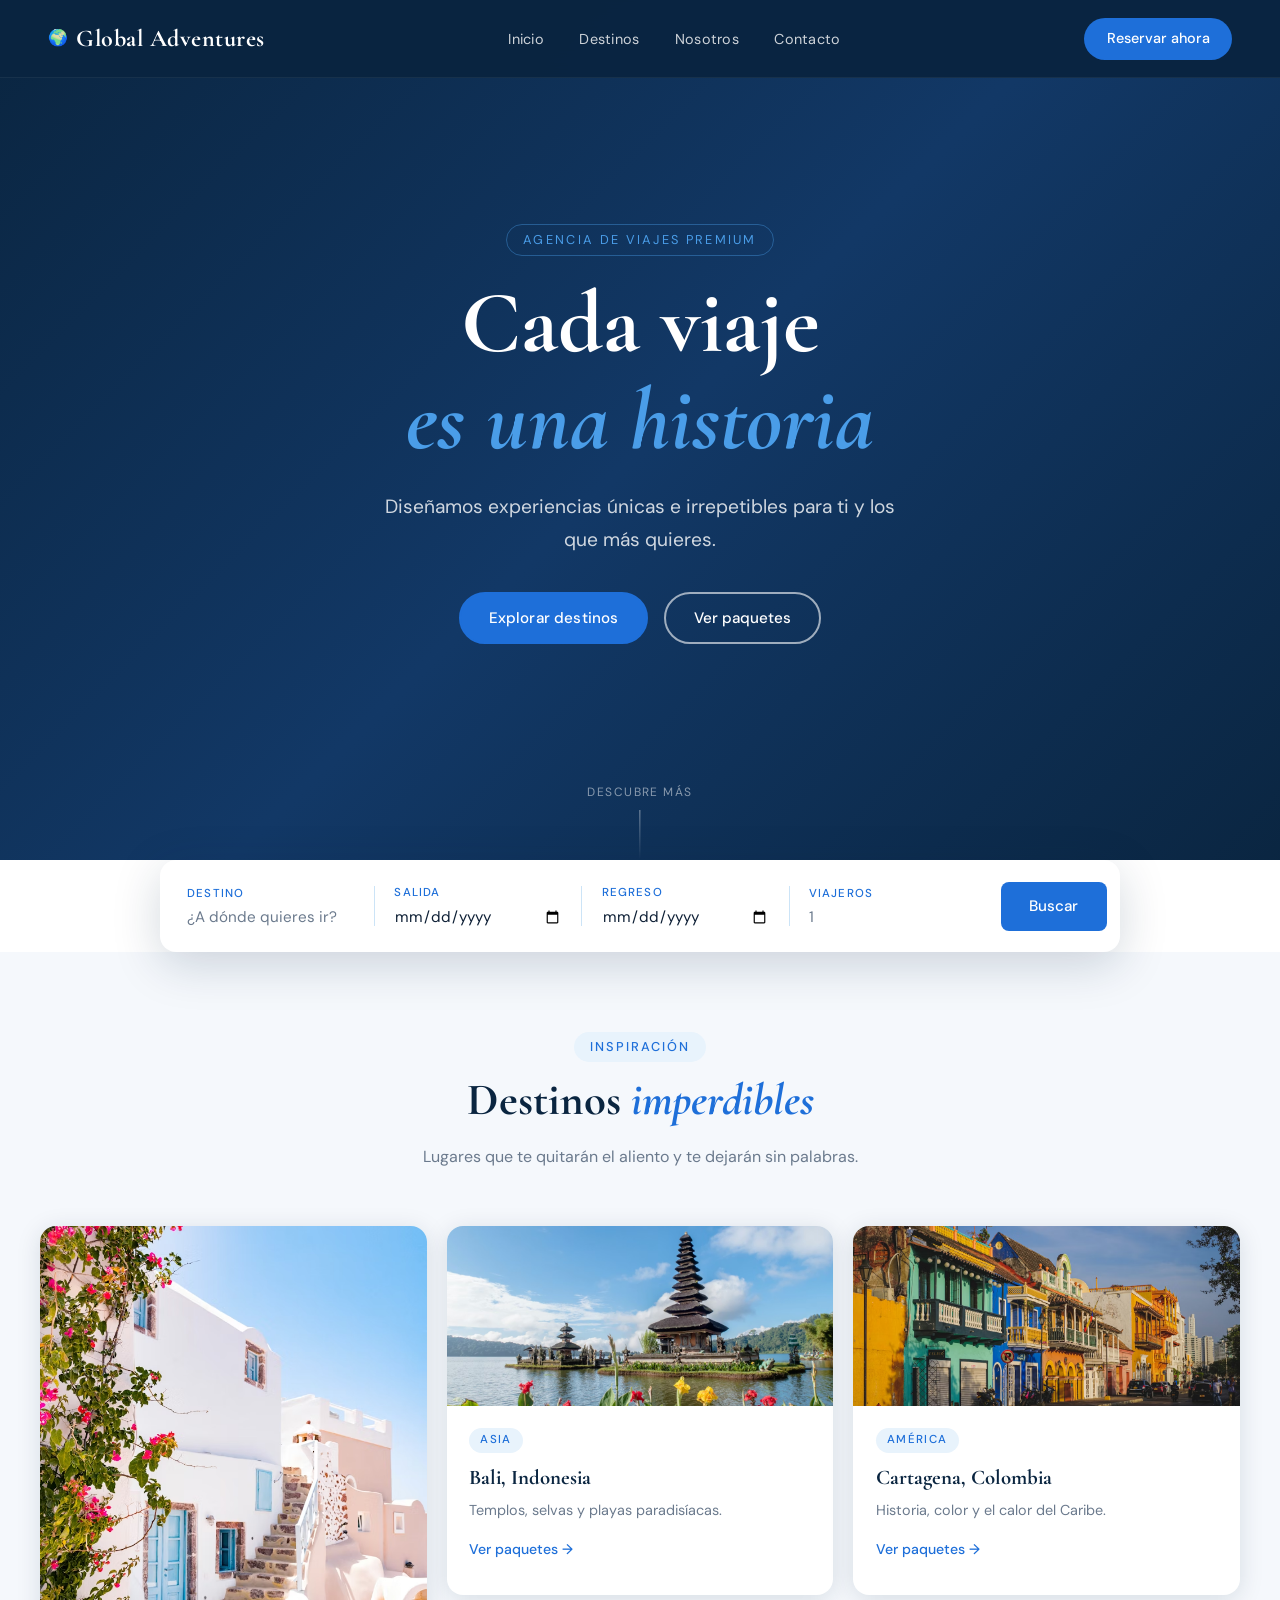
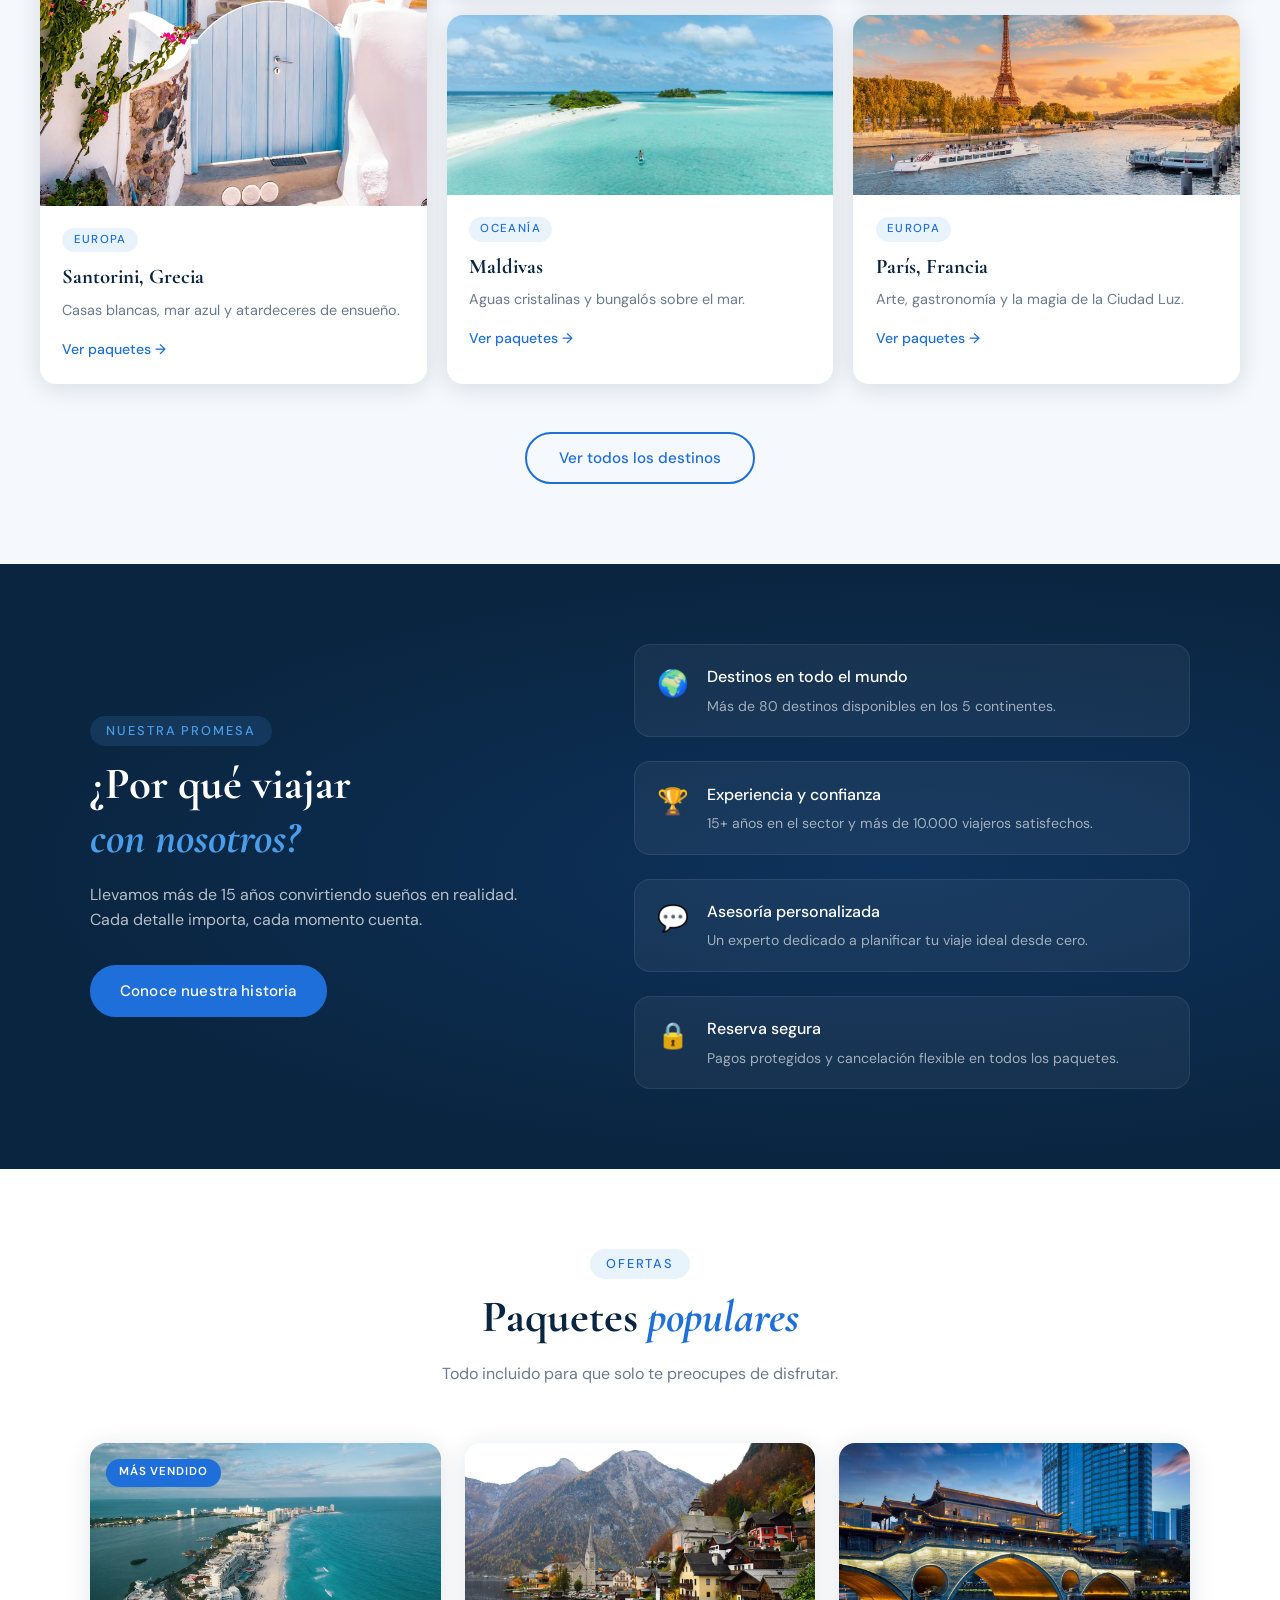
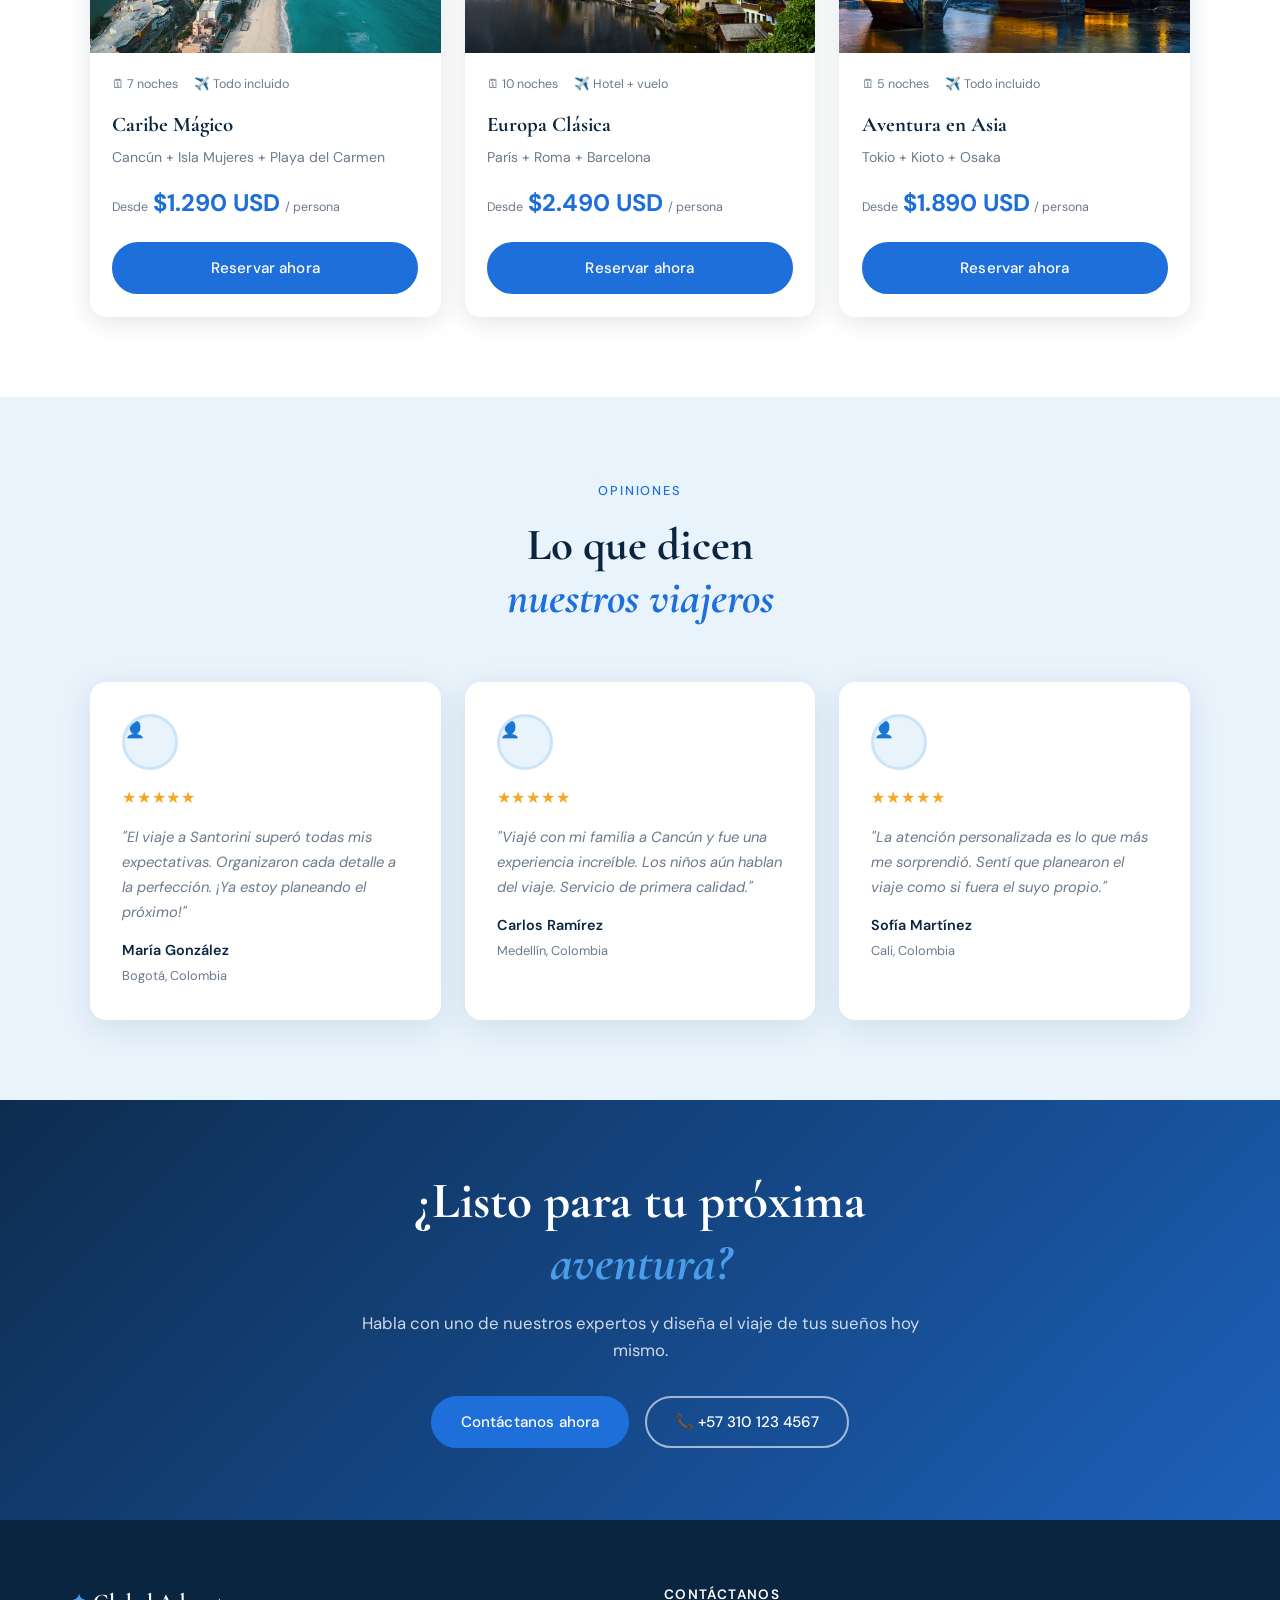
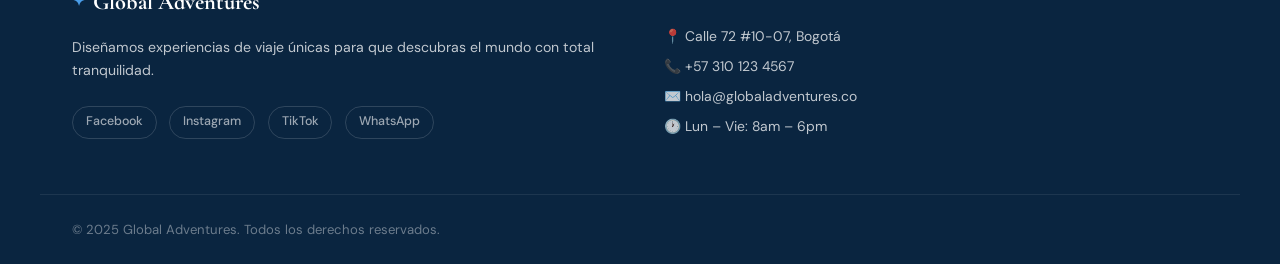
<file: index.html>
<!DOCTYPE html>
<html lang="es">
<head>
  <meta charset="UTF-8" />
  <meta name="viewport" content="width=device-width, initial-scale=1.0"/>
  <title>Global Adventures</title>
  <link rel="preconnect" href="https://fonts.googleapis.com">
  <link rel="preconnect" href="https://fonts.gstatic.com" crossorigin>
  <link href="https://fonts.googleapis.com/css2?family=Cormorant+Garamond:ital,wght@0,400;0,600;0,700;1,400&family=DM+Sans:wght@300;400;500&display=swap" rel="stylesheet">
  <link rel="stylesheet" href="./Css/index.css" />
</head>
<body>

  <!-- ===== NAVBAR ===== -->
  <nav class="navbar">
    <div class="nav-logo">
      <span class="logo-icon">🌍</span>
      <span class="logo-text">Global Adventures</span>
    </div>
    <ul class="nav-links">
      <li><a href="./index.html">Inicio</a></li>
      <li><a href="./destinos.html">Destinos</a></li>
      <li><a href="./nosotros.html">Nosotros</a></li>
      <li><a href="./contactos.html">Contacto</a></li>
    </ul>
    <a href="#" class="btn-nav">Reservar ahora</a>
    <button class="hamburger" onclick="toggleMenu()" aria-label="Menú">&#9776;</button>
  </nav>

<!-- MENÚ MÓVIL -->
  <div class="mobile-menu" id="mobileMenu">
    <a href="./index.html">Inicio</a>
    <a href="./destinos.html">Destinos</a>
    <a href="./nosotros.html">Nosotros</a>
    <a href="./contactos.html">Contacto</a>
    <a href="./contactos.html" class="btn-reservar-mobile">Reservar ahora</a>
  </div>

  <!-- ===== HERO ===== -->
  <header class="hero" style="background-image: url('https://images.unsplash.com/photo-1501785888041-af3ef285b470?q=80&w=1170&auto=format&fit=crop');">
    <div class="hero-overlay"></div>
    <div class="hero-content">
      <p class="hero-tag">Agencia de Viajes Premium</p>
      <h1 class="hero-title">Cada viaje <br><em>es una historia</em></h1>
      <p class="hero-sub">Diseñamos experiencias únicas e irrepetibles para ti y los que más quieres.</p>
      <div class="hero-actions">
        <a href="./destinos.html" class="btn-primary">Explorar destinos</a>
        <a href="./destinos.html" class="btn-ghost">Ver paquetes</a>
      </div>
    </div>
    <div class="hero-scroll">
      <span>Descubre más</span>
      <div class="scroll-line"></div>
    </div>
  </header>

  <!-- ===== BUSCADOR ===== -->
  <section class="search-bar">
    <div class="search-container">
      <div class="search-group">
        <label>Destino</label>
        <input type="text" placeholder="¿A dónde quieres ir?" />
      </div>
      <div class="search-divider"></div>
      <div class="search-group">
        <label>Salida</label>
        <input type="date" />
      </div>
      <div class="search-divider"></div>
      <div class="search-group">
        <label>Regreso</label>
        <input type="date" />
      </div>
      <div class="search-divider"></div>
      <div class="search-group">
        <label>Viajeros</label>
        <input type="number" placeholder="1" min="1" />
      </div>
      <button class="btn-search">Buscar</button>
    </div>
  </section>

  <!-- ===== DESTINOS DESTACADOS ===== -->
  <section class="section destinations">
    <div class="section-header">
      <p class="section-tag">Inspiración</p>
      <h2 class="section-title">Destinos <em>imperdibles</em></h2>
      <p class="section-sub">Lugares que te quitarán el aliento y te dejarán sin palabras.</p>
    </div>
    <div class="destinations-grid">

      <div class="dest-card dest-card--large">
        <div class="dest-img">
          <img src="./Img/photo-1533104816931-20fa691ff6ca.avif" alt="Santorini, Grecia">
        </div>
        <div class="dest-info">
          <span class="dest-tag">Europa</span>
          <h3>Santorini, Grecia</h3>
          <p>Casas blancas, mar azul y atardeceres de ensueño.</p>
          <a href="./destinos.html" class="dest-link">Ver paquetes →</a>
        </div>
      </div>

      <div class="dest-card">
        <div class="dest-img">
          <img src="./Img/imagen bali.avif" alt="Bali, Indonesia">
        </div>
        <div class="dest-info">
          <span class="dest-tag">Asia</span>
          <h3>Bali, Indonesia</h3>
          <p>Templos, selvas y playas paradisíacas.</p>
          <a href="./destinos.html" class="dest-link">Ver paquetes →</a>
        </div>
      </div>

      <div class="dest-card">
        <div class="dest-img">
          <img src="./Img/cartagena.avif" alt="Cartagena, Colombia">
        </div>
        <div class="dest-info">
          <span class="dest-tag">América</span>
          <h3>Cartagena, Colombia</h3>
          <p>Historia, color y el calor del Caribe.</p>
          <a href="./destinos.html" class="dest-link">Ver paquetes →</a>
        </div>
      </div>

      <div class="dest-card">
        <div class="dest-img">
          <img src="./Img/maldivas.avif" alt="Maldivas">
        </div>
        <div class="dest-info">
          <span class="dest-tag">Oceanía</span>
          <h3>Maldivas</h3>
          <p>Aguas cristalinas y bungalós sobre el mar.</p>
          <a href="./destinos.html" class="dest-link">Ver paquetes →</a>
        </div>
      </div>

      <div class="dest-card">
        <div class="dest-img">
          <img src="./Img/francia.avif" alt="Paris, Francia">
        </div>
        <div class="dest-info">
          <span class="dest-tag">Europa</span>
          <h3>París, Francia</h3>
          <p>Arte, gastronomía y la magia de la Ciudad Luz.</p>
          <a href="./destinos.html" class="dest-link">Ver paquetes →</a>
        </div>
      </div>

    </div>
    <div class="section-cta">
      <a href="./destinos.html" class="btn-outline">Ver todos los destinos</a>
    </div>
  </section>

  <!-- ===== POR QUÉ ELEGIRNOS ===== -->
  <section class="section why-us">
    <div class="why-bg"></div>
    <div class="why-content">
      <div class="why-text">
        <p class="section-tag">Nuestra promesa</p>
        <h2 class="section-title">¿Por qué viajar<br><em>con nosotros?</em></h2>
        <p class="why-desc">Llevamos más de 15 años convirtiendo sueños en realidad. Cada detalle importa, cada momento cuenta.</p>
        <a href="./nosotros.html" class="btn-primary">Conoce nuestra historia</a>
      </div>
      <div class="why-features">
        <div class="feature-item">
          <div class="feature-icon">🌍</div>
          <div>
            <h4>Destinos en todo el mundo</h4>
            <p>Más de 80 destinos disponibles en los 5 continentes.</p>
          </div>
        </div>
        <div class="feature-item">
          <div class="feature-icon">🏆</div>
          <div>
            <h4>Experiencia y confianza</h4>
            <p>15+ años en el sector y más de 10.000 viajeros satisfechos.</p>
          </div>
        </div>
        <div class="feature-item">
          <div class="feature-icon">💬</div>
          <div>
            <h4>Asesoría personalizada</h4>
            <p>Un experto dedicado a planificar tu viaje ideal desde cero.</p>
          </div>
        </div>
        <div class="feature-item">
          <div class="feature-icon">🔒</div>
          <div>
            <h4>Reserva segura</h4>
            <p>Pagos protegidos y cancelación flexible en todos los paquetes.</p>
          </div>
        </div>
      </div>
    </div>
  </section>

  <!-- ===== PAQUETES POPULARES ===== -->
  <section class="section packages">
    <div class="section-header">
      <p class="section-tag">Ofertas</p>
      <h2 class="section-title">Paquetes <em>populares</em></h2>
      <p class="section-sub">Todo incluido para que solo te preocupes de disfrutar.</p>
    </div>
    <div class="packages-grid">

      <div class="pkg-card">
        <div class="pkg-img">
          <img src="./Img/cancun.avif" alt="Paquete Caribe">
        </div>
        <div class="pkg-badge">Más vendido</div>
        <div class="pkg-info">
          <div class="pkg-meta">
            <span>🗓 7 noches</span>
            <span>✈️ Todo incluido</span>
          </div>
          <h3>Caribe Mágico</h3>
          <p>Cancún + Isla Mujeres + Playa del Carmen</p>
          <div class="pkg-price">
            <span class="price-from">Desde</span>
            <span class="price-amount">$1.290 USD</span>
            <span class="price-per">/ persona</span>
          </div>
          <a href="./contactos.html" class="btn-primary btn-full">Reservar ahora</a>
        </div>
      </div>

      <div class="pkg-card">
        <div class="pkg-img">
          <img src="./Img/europa.avif" alt="Paquete Europa">
        </div>
        <div class="pkg-info">
          <div class="pkg-meta">
            <span>🗓 10 noches</span>
            <span>✈️ Hotel + vuelo</span>
          </div>
          <h3>Europa Clásica</h3>
          <p>París + Roma + Barcelona</p>
          <div class="pkg-price">
            <span class="price-from">Desde</span>
            <span class="price-amount">$2.490 USD</span>
            <span class="price-per">/ persona</span>
          </div>
          <a href="./contactos.html" class="btn-primary btn-full">Reservar ahora</a>
        </div>
      </div>

      <div class="pkg-card">
        <div class="pkg-img">
          <img src="./Img/asia.avif" alt="Paquete Asia">
        </div>
        <div class="pkg-info">
          <div class="pkg-meta">
            <span>🗓 5 noches</span>
            <span>✈️ Todo incluido</span>
          </div>
          <h3>Aventura en Asia</h3>
          <p>Tokio + Kioto + Osaka</p>
          <div class="pkg-price">
            <span class="price-from">Desde</span>
            <span class="price-amount">$1.890 USD</span>
            <span class="price-per">/ persona</span>
          </div>
          <a href="./contactos.html" class="btn-primary btn-full">Reservar ahora</a>
        </div>
      </div>

    </div>
  </section>

  <!-- ===== TESTIMONIOS ===== -->
  <section class="section testimonials">
    <div class="section-header">
      <p class="section-tag">Opiniones</p>
      <h2 class="section-title">Lo que dicen<br><em>nuestros viajeros</em></h2>
    </div>
    <div class="testimonials-grid">

      <div class="testi-card">
        <div class="testi-avatar">
          <span>👤</span>
        </div>
        <div class="testi-stars">★★★★★</div>
        <p class="testi-text">"El viaje a Santorini superó todas mis expectativas. Organizaron cada detalle a la perfección. ¡Ya estoy planeando el próximo!"</p>
        <div class="testi-author">
          <strong>María González</strong>
          <span>Bogotá, Colombia</span>
        </div>
      </div>

      <div class="testi-card">
        <div class="testi-avatar">
          <span>👤</span>
        </div>
        <div class="testi-stars">★★★★★</div>
        <p class="testi-text">"Viajé con mi familia a Cancún y fue una experiencia increíble. Los niños aún hablan del viaje. Servicio de primera calidad."</p>
        <div class="testi-author">
          <strong>Carlos Ramírez</strong>
          <span>Medellín, Colombia</span>
        </div>
      </div>

      <div class="testi-card">
        <div class="testi-avatar">
          <span>👤</span>
        </div>
        <div class="testi-stars">★★★★★</div>
        <p class="testi-text">"La atención personalizada es lo que más me sorprendió. Sentí que planearon el viaje como si fuera el suyo propio."</p>
        <div class="testi-author">
          <strong>Sofía Martínez</strong>
          <span>Cali, Colombia</span>
        </div>
      </div>

    </div>
  </section>

  <!-- ===== BANNER CTA ===== -->
  <section class="cta-banner">
    <div class="cta-overlay"></div>
    <div class="cta-content">
      <h2>¿Listo para tu próxima<br><em>aventura?</em></h2>
      <p>Habla con uno de nuestros expertos y diseña el viaje de tus sueños hoy mismo.</p>
      <div class="cta-actions">
        <a href="./contactos.html" class="btn-primary">Contáctanos ahora</a>
        <a href="tel:+57300000000" class="btn-ghost">📞 +57 310 123 4567</a>
      </div>
    </div>
  </section>

  <!-- ===== FOOTER ===== -->
  <footer class="footer">
    <div class="footer-top">
      <div class="footer-brand">
        <div class="footer-logo">
          <span class="logo-icon">✦</span>
          <span class="logo-text">Global Adventures</span>
        </div>
        <p>Diseñamos experiencias de viaje únicas para que descubras el mundo con total tranquilidad.</p>
        <div class="footer-social">
          <a href="#">Facebook</a>
          <a href="#">Instagram</a>
          <a href="#">TikTok</a>
          <a href="#">WhatsApp</a>
        </div>
      </div>
      <div class="footer-contact">
        <h4>Contáctanos</h4>
        <p>📍 Calle 72 #10-07, Bogotá</p>
        <p>📞 +57 310 123 4567</p>
        <p>✉️ hola@globaladventures.co</p>
        <p>🕐 Lun – Vie: 8am – 6pm</p>
      </div>
    </div>
    <div class="footer-bottom">
      <p>© 2025 Global Adventures. Todos los derechos reservados.</p>
    </div>
  </footer>

    <script>
    window.addEventListener('scroll', () => {
      document.getElementById('navbar').classList.toggle('scrolled', window.scrollY > 50);
    });
    function toggleMenu() {
      document.getElementById('mobileMenu').classList.toggle('open');
    }
  </script>

</body>
</html>
</file>
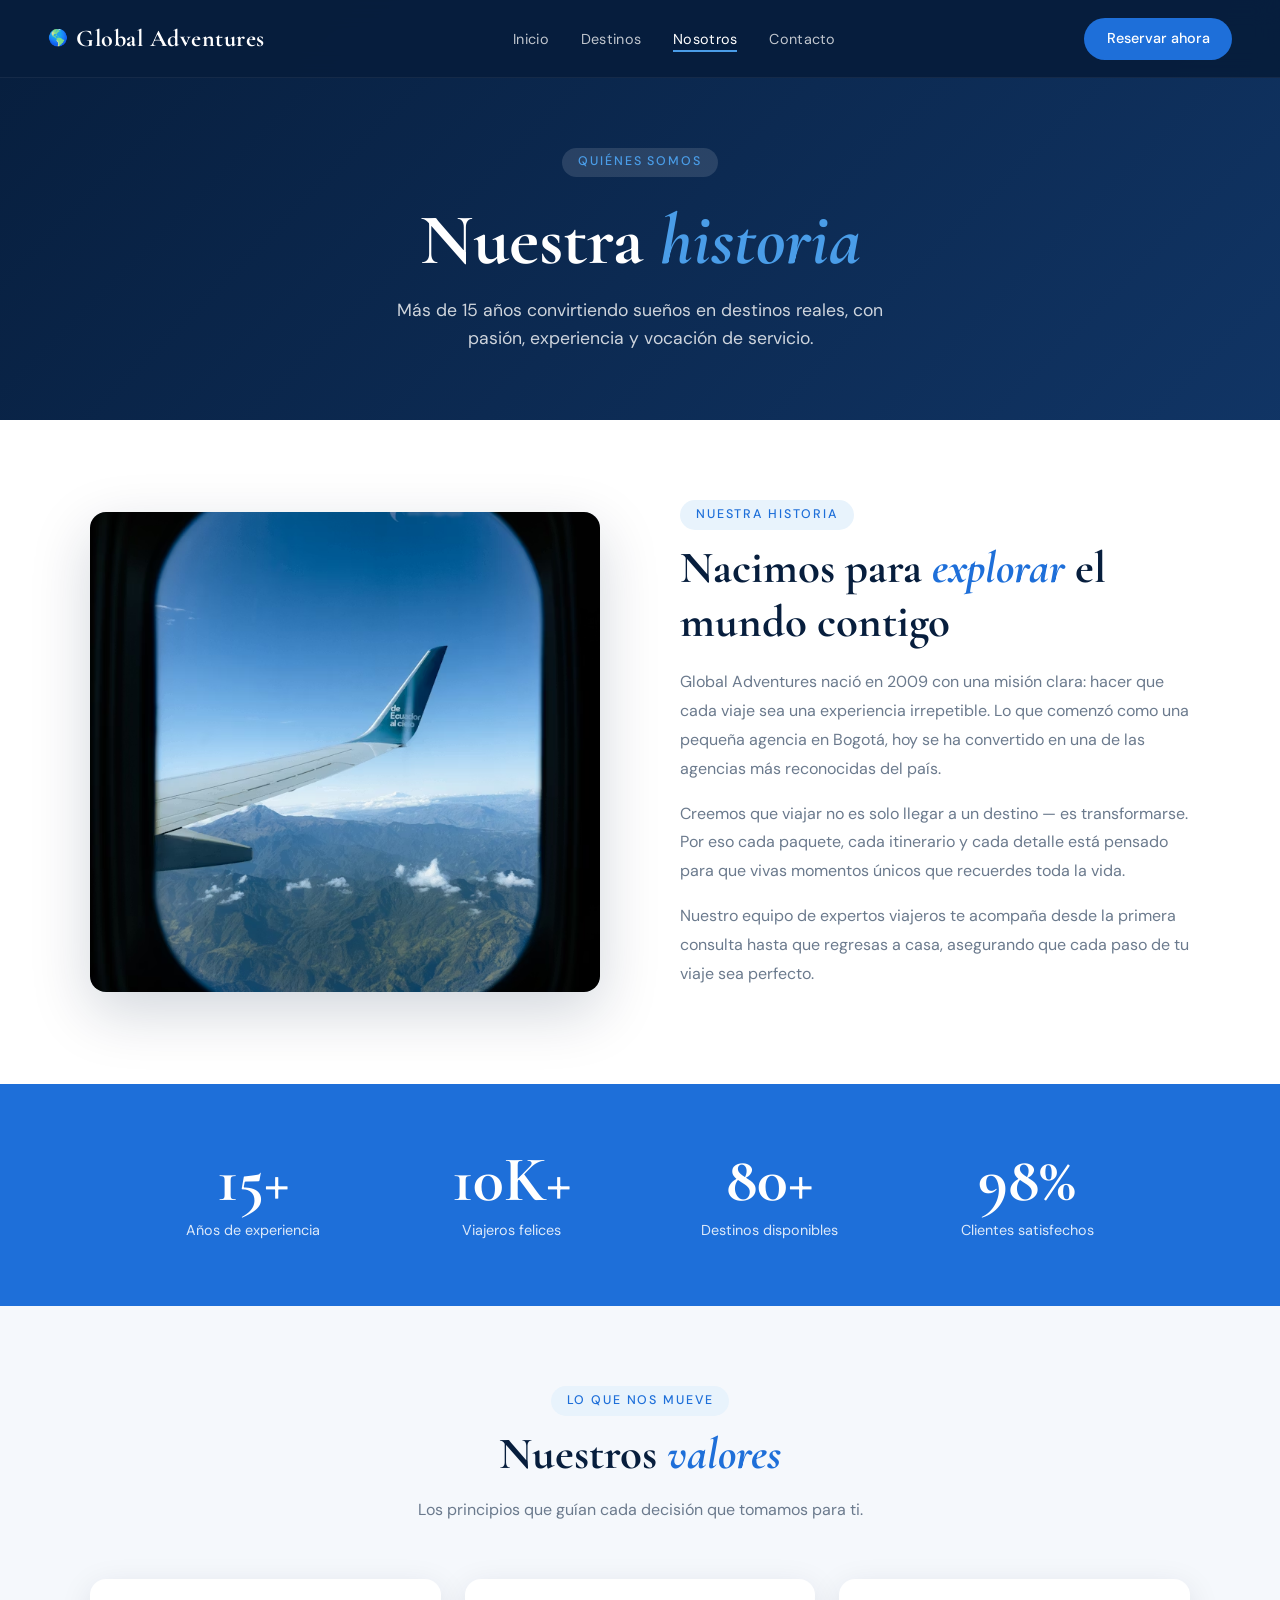
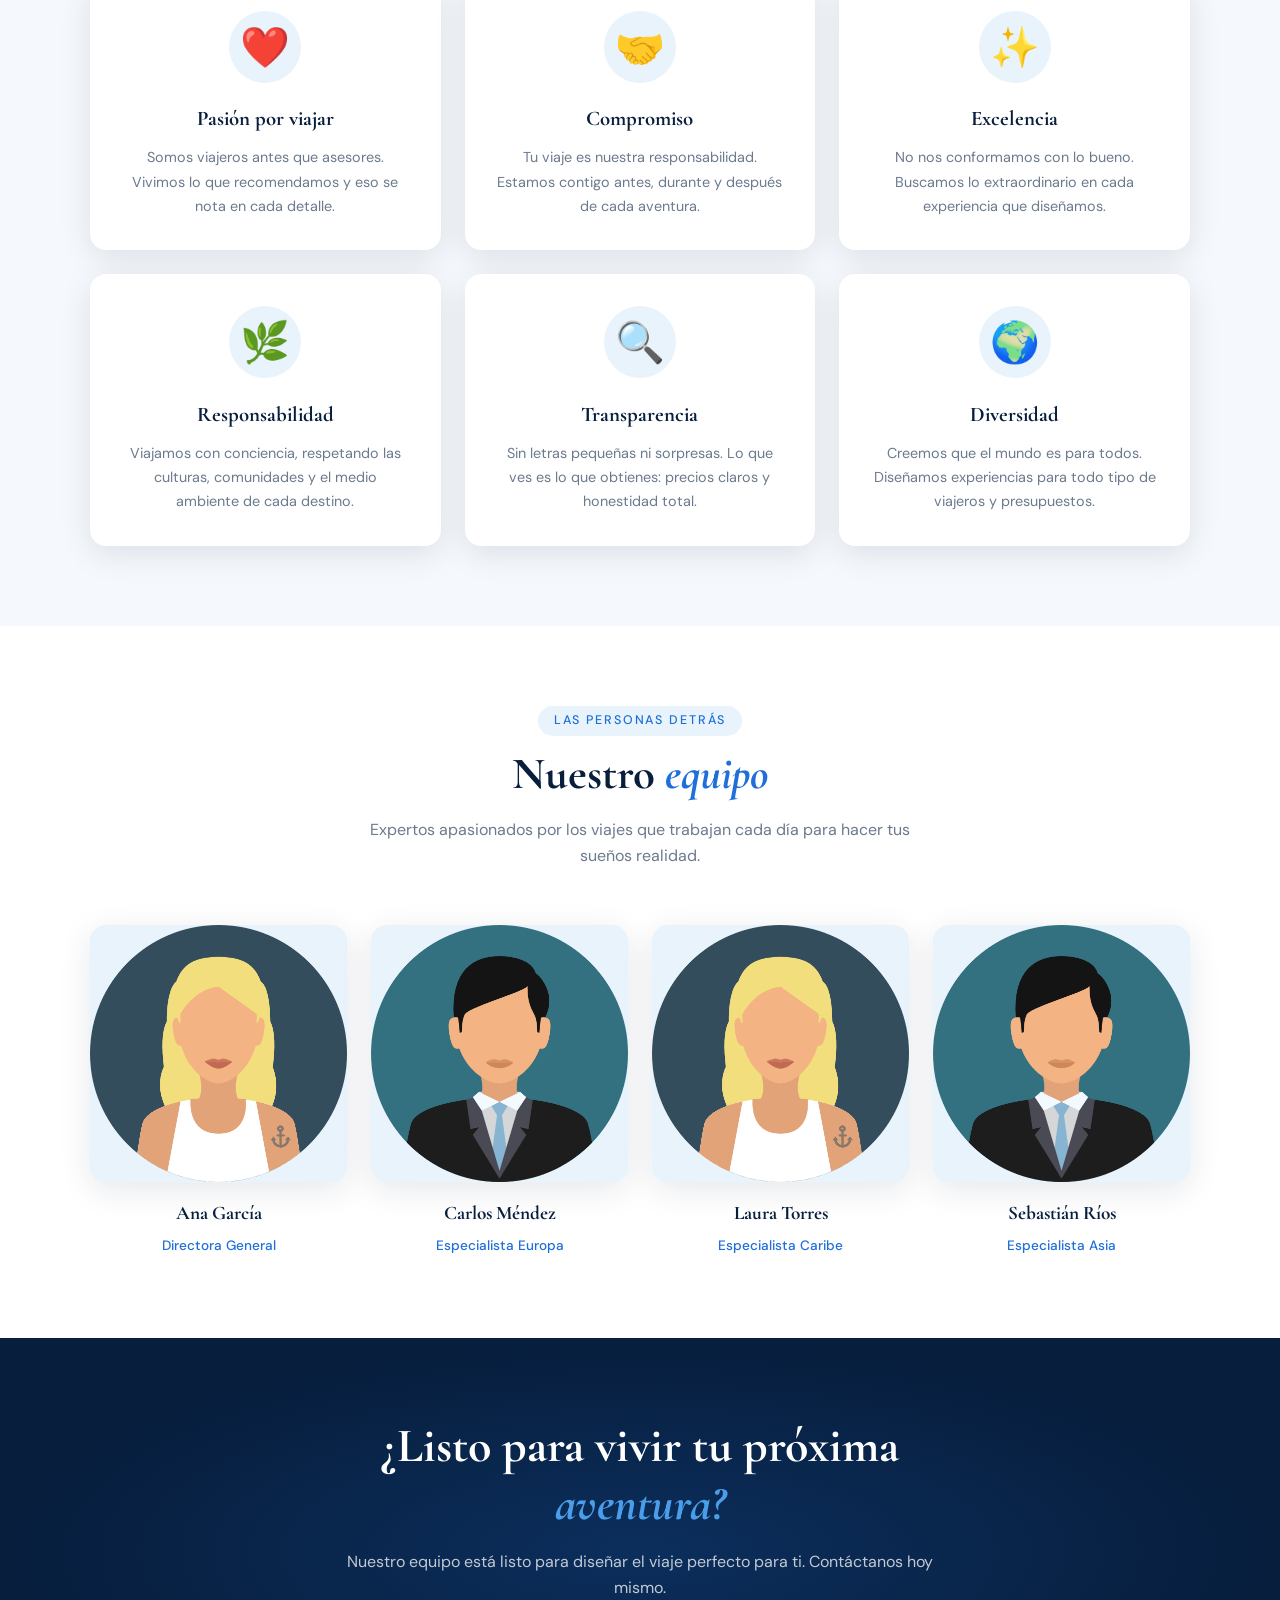
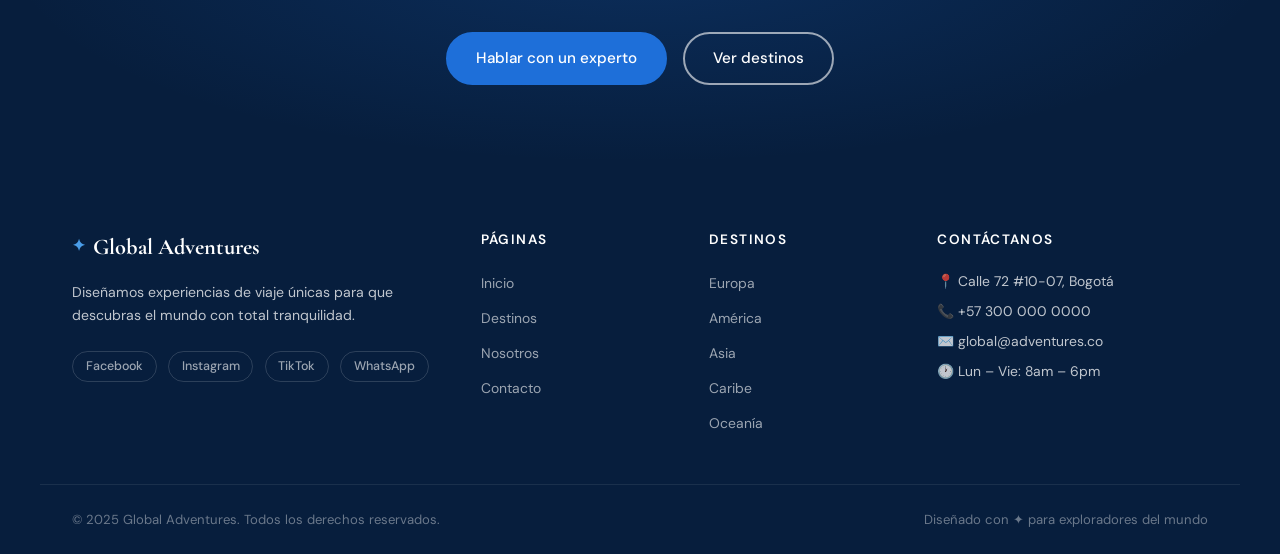
<file: nosotros.html>
<!DOCTYPE html>
<html lang="es">
<head>
  <meta charset="UTF-8" />
  <meta name="viewport" content="width=device-width, initial-scale=1.0"/>
  <title>Global Adventures</title>
  <link rel="preconnect" href="https://fonts.googleapis.com">
  <link rel="preconnect" href="https://fonts.gstatic.com" crossorigin>
  <link href="https://fonts.googleapis.com/css2?family=Cormorant+Garamond:ital,wght@0,300;0,600;0,700;1,400;1,600&family=DM+Sans:opsz,wght@9..40,300;9..40,400;9..40,500&display=swap" rel="stylesheet">
  <link rel="stylesheet" href="./Css/nosotros.css" />
</head>
<body>

  <!-- NAVBAR  -->
  <nav class="navbar" id="navbar">
    <a href="#" class="nav-logo">
      <span class="logo-mark">🌎</span>
      <span>Global Adventures</span>
    </a>
    <ul class="nav-links">
      <li><a href="./index.html" class="nav-link">Inicio</a></li>
      <li><a href="./destinos.html" class="nav-link">Destinos</a></li>
      <li><a href="./nosotros.html" class="nav-link active">Nosotros</a></li>
      <li><a href="./contactos.html" class="nav-link">Contacto</a></li>
    </ul>
    <a href="contacto.html" class="btn-reservar">Reservar ahora</a>
    <button class="hamburger" onclick="toggleMenu()" aria-label="Menú">&#9776;</button>
  </nav>

  <div class="mobile-menu" id="mobileMenu">
    <a href="./index.html">Inicio</a>
    <a href="./destinos.html">Destinos</a>
    <a href="./nosotros.html">Nosotros</a>
    <a href="./contactos.html">Contacto</a>
    <a href="./contactos.html" class="btn-reservar-mobile">Reservar ahora</a>
  </div>

  <!-- HERO -->
  <section class="hero-interior">
    <div class="hero-overlay"></div>
    <div class="hero-interior-content">
      <span class="etiqueta">Quiénes somos</span>
      <h1>Nuestra <em>historia</em></h1>
      <p>Más de 15 años convirtiendo sueños en destinos reales, con pasión, experiencia y vocación de servicio.</p>
    </div>
  </section>

  <!-- HISTORIA -->
  <section class="historia-sec">
    <div class="historia-inner">
      <div class="historia-img">
        <img src="./Img/imagenviajes.avif" alt="Global Adventures">
      </div>
      <div class="historia-texto">
        <span class="etiqueta">Nuestra historia</span>
        <h2>Nacimos para <em>explorar</em> el mundo contigo</h2>
        <p>Global Adventures nació en 2009 con una misión clara: hacer que cada viaje sea una experiencia irrepetible. Lo que comenzó como una pequeña agencia en Bogotá, hoy se ha convertido en una de las agencias más reconocidas del país.</p>
        <p>Creemos que viajar no es solo llegar a un destino — es transformarse. Por eso cada paquete, cada itinerario y cada detalle está pensado para que vivas momentos únicos que recuerdes toda la vida.</p>
        <p>Nuestro equipo de expertos viajeros te acompaña desde la primera consulta hasta que regresas a casa, asegurando que cada paso de tu viaje sea perfecto.</p>
      </div>
    </div>
  </section>

  <!-- STATS -->
  <section class="stats-sec">
    <div class="stats-grid">
      <div class="stat-item">
        <div class="stat-numero">15+</div>
        <div class="stat-label">Años de experiencia</div>
      </div>
      <div class="stat-item">
        <div class="stat-numero">10K+</div>
        <div class="stat-label">Viajeros felices</div>
      </div>
      <div class="stat-item">
        <div class="stat-numero">80+</div>
        <div class="stat-label">Destinos disponibles</div>
      </div>
      <div class="stat-item">
        <div class="stat-numero">98%</div>
        <div class="stat-label">Clientes satisfechos</div>
      </div>
    </div>
  </section>

  <!-- ══════════════════════════════ VALORES ══════════════════════════════ -->
  <section class="valores-sec">
    <div class="seccion-header">
      <span class="etiqueta">Lo que nos mueve</span>
      <h2>Nuestros <em>valores</em></h2>
      <p>Los principios que guían cada decisión que tomamos para ti.</p>
    </div>
    <div class="valores-grid">
      <div class="valor-carta">
        <div class="valor-ico">❤️</div>
        <h3>Pasión por viajar</h3>
        <p>Somos viajeros antes que asesores. Vivimos lo que recomendamos y eso se nota en cada detalle.</p>
      </div>
      <div class="valor-carta">
        <div class="valor-ico">🤝</div>
        <h3>Compromiso</h3>
        <p>Tu viaje es nuestra responsabilidad. Estamos contigo antes, durante y después de cada aventura.</p>
      </div>
      <div class="valor-carta">
        <div class="valor-ico">✨</div>
        <h3>Excelencia</h3>
        <p>No nos conformamos con lo bueno. Buscamos lo extraordinario en cada experiencia que diseñamos.</p>
      </div>
      <div class="valor-carta">
        <div class="valor-ico">🌿</div>
        <h3>Responsabilidad</h3>
        <p>Viajamos con conciencia, respetando las culturas, comunidades y el medio ambiente de cada destino.</p>
      </div>
      <div class="valor-carta">
        <div class="valor-ico">🔍</div>
        <h3>Transparencia</h3>
        <p>Sin letras pequeñas ni sorpresas. Lo que ves es lo que obtienes: precios claros y honestidad total.</p>
      </div>
      <div class="valor-carta">
        <div class="valor-ico">🌍</div>
        <h3>Diversidad</h3>
        <p>Creemos que el mundo es para todos. Diseñamos experiencias para todo tipo de viajeros y presupuestos.</p>
      </div>
    </div>
  </section>

  <!-- EQUIPO  -->
  <section class="equipo-sec">
    <div class="seccion-header">
      <span class="etiqueta">Las personas detrás</span>
      <h2>Nuestro <em>equipo</em></h2>
      <p>Expertos apasionados por los viajes que trabajan cada día para hacer tus sueños realidad.</p>
    </div>
    <div class="equipo-grid">

      <div class="equipo-carta">
        <div class="equipo-foto">
          <img src="./Img/user mujer.png" alt="Ana García">
        </div>
        <h4>Ana García</h4>
        <span>Directora General</span>
      </div>

      <div class="equipo-carta">
        <div class="equipo-foto">
          <img src="./Img/user hombre.png" alt="Carlos Méndez">
        </div>
        <h4>Carlos Méndez</h4>
        <span>Especialista Europa</span>
      </div>

      <div class="equipo-carta">
        <div class="equipo-foto">
          <img src="./Img/user mujer.png" alt="Laura Torres">
        </div>
        <h4>Laura Torres</h4>
        <span>Especialista Caribe</span>
      </div>

      <div class="equipo-carta">
        <div class="equipo-foto">
          <img src="./Img/user hombre.png" alt="Sebastián Ríos">
        </div>
        <h4>Sebastián Ríos</h4>
        <span>Especialista Asia</span>
      </div>

    </div>
  </section>

  <section class="cta-nosotros">
    <div class="cta-nosotros-content">
      <h2>¿Listo para vivir tu próxima <em>aventura?</em></h2>
      <p>Nuestro equipo está listo para diseñar el viaje perfecto para ti. Contáctanos hoy mismo.</p>
      <div class="cta-nosotros-btns">
        <a href="./contactos.html" class="btn-primary">Hablar con un experto</a>
        <a href="./destinos.html" class="btn-ghost">Ver destinos</a>
      </div>
    </div>
  </section>

  <!-- ══════════════════════════════ FOOTER ══════════════════════════════ -->
  <footer class="footer">
    <div class="footer-top">
      <div class="footer-marca">
        <div class="footer-logo">
          <span class="logo-mark">✦</span>
          <span>Global Adventures</span>
        </div>
        <p>Diseñamos experiencias de viaje únicas para que descubras el mundo con total tranquilidad.</p>
        <div class="footer-redes">
          <a href="#">Facebook</a>
          <a href="#">Instagram</a>
          <a href="#">TikTok</a>
          <a href="#">WhatsApp</a>
        </div>
      </div>
      <div class="footer-col">
        <h4>Páginas</h4>
        <ul>
          <li><a href="index.html">Inicio</a></li>
          <li><a href="destinos.html">Destinos</a></li>
          <li><a href="nosotros.html">Nosotros</a></li>
          <li><a href="contacto.html">Contacto</a></li>
        </ul>
      </div>
      <div class="footer-col">
        <h4>Destinos</h4>
        <ul>
          <li><a href="destinos.html">Europa</a></li>
          <li><a href="destinos.html">América</a></li>
          <li><a href="destinos.html">Asia</a></li>
          <li><a href="destinos.html">Caribe</a></li>
          <li><a href="destinos.html">Oceanía</a></li>
        </ul>
      </div>
      <div class="footer-col">
        <h4>Contáctanos</h4>
        <p>📍 Calle 72 #10-07, Bogotá</p>
        <p>📞 +57 300 000 0000</p>
        <p>✉️ global@adventures.co</p>
        <p>🕐 Lun – Vie: 8am – 6pm</p>
      </div>
    </div>
    <div class="footer-bottom">
      <p>© 2025 Global Adventures. Todos los derechos reservados.</p>
      <p>Diseñado con ✦ para exploradores del mundo</p>
    </div>
  </footer>

  <script>
    window.addEventListener('scroll', () => {
      document.getElementById('navbar').classList.toggle('scrolled', window.scrollY > 50);
    });
    function toggleMenu() {
      document.getElementById('mobileMenu').classList.toggle('open');
    }
  </script>

</body>
</html>
</file>
<file: Css/index.css>
/* ── VARIABLES ─────────────────────────────────────────────── */
:root {
  --azul-profundo: #0a2540;
  --azul-medio:    #1a4b8c;
  --azul-vivo:     #1e6fd9;
  --azul-claro:    #4a9de8;
  --azul-suave:    #cce4f7;
  --azul-palido:   #e8f3fc;
  --blanco:        #ffffff;
  --gris-claro:    #f5f8fc;
  --gris-texto:    #6b7a8d;
  --texto-oscuro:  #0d1f35;

  --font-display: 'Cormorant Garamond', Georgia, serif;
  --font-body:    'DM Sans', sans-serif;

  --radius:      16px;
  --radius-sm:   8px;
  --shadow:      0 8px 32px rgba(10, 37, 64, 0.10);
  --shadow-card: 0 4px 24px rgba(10, 37, 64, 0.13);
  --transition:  0.3s cubic-bezier(.4, 0, .2, 1);
}

/* ── RESET ──────────────────────────────────────────────────── */
*,
*::before,
*::after {
  box-sizing: border-box;
  margin: 0;
  padding: 0;
}

html {
  scroll-behavior: smooth;
}

body {
  font-family: var(--font-body);
  color: var(--texto-oscuro);
  background: var(--blanco);
  overflow-x: hidden;
  line-height: 1.6;
}

a {
  text-decoration: none;
  color: inherit;
}

ul {
  list-style: none;
}

img {
  display: block;
  width: 100%;
  height: 100%;
  object-fit: cover;
  object-position: center;
  border: none;
  outline: none;
  box-shadow: none;
}

/* ── BOTONES ────────────────────────────────────────────────── */
.btn-primary {
  display: inline-block;
  background: var(--azul-vivo);
  color: var(--blanco);
  padding: 0.75rem 1.75rem;
  border-radius: 50px;
  font-weight: 500;
  font-size: 0.95rem;
  transition: var(--transition);
  border: 2px solid var(--azul-vivo);
  letter-spacing: 0.01em;
  cursor: pointer;
  font-family: var(--font-body);
}

.btn-primary:hover {
  background: var(--azul-medio);
  border-color: var(--azul-medio);
  transform: translateY(-2px);
  box-shadow: 0 6px 20px rgba(30, 111, 217, 0.3);
}

.btn-ghost {
  display: inline-block;
  background: transparent;
  color: var(--blanco);
  padding: 0.75rem 1.75rem;
  border-radius: 50px;
  font-weight: 500;
  font-size: 0.95rem;
  border: 2px solid rgba(255, 255, 255, 0.6);
  transition: var(--transition);
}

.btn-ghost:hover {
  background: rgba(255, 255, 255, 0.15);
  border-color: var(--blanco);
}

.btn-outline {
  display: inline-block;
  background: transparent;
  color: var(--azul-vivo);
  padding: 0.75rem 2rem;
  border-radius: 50px;
  font-weight: 500;
  font-size: 0.95rem;
  border: 2px solid var(--azul-vivo);
  transition: var(--transition);
}

.btn-outline:hover {
  background: var(--azul-vivo);
  color: var(--blanco);
}

.btn-nav {
  background: var(--azul-vivo);
  color: var(--blanco);
  padding: 0.6rem 1.4rem;
  border-radius: 50px;
  font-size: 0.9rem;
  font-weight: 500;
  transition: var(--transition);
}

.btn-nav:hover {
  background: var(--azul-medio);
}

.btn-full {
  display: block;
  text-align: center;
}

/* ── SECCIONES COMUNES ──────────────────────────────────────── */
.section {
  padding: 5rem 2rem;
}

.section-header {
  text-align: center;
  max-width: 580px;
  margin: 0 auto 3.5rem;
}

.section-tag {
  display: inline-block;
  color: var(--azul-vivo);
  font-size: 0.8rem;
  font-weight: 500;
  letter-spacing: 0.15em;
  text-transform: uppercase;
  margin-bottom: 0.75rem;
  padding: 0.3rem 1rem;
  background: var(--azul-palido);
  border-radius: 50px;
}

.section-title {
  font-family: var(--font-display);
  font-size: clamp(2rem, 4vw, 2.8rem);
  font-weight: 700;
  color: var(--azul-profundo);
  line-height: 1.2;
  margin-bottom: 1rem;
}

.section-title em {
  font-style: italic;
  color: var(--azul-vivo);
}

.section-sub {
  color: var(--gris-texto);
  font-size: 1rem;
}

.section-cta {
  text-align: center;
  margin-top: 3rem;
}

/* ── NAVBAR ─────────────────────────────────────────────────── */
.navbar {
  position: fixed;
  top: 0;
  left: 0;
  right: 0;
  z-index: 1000;
  display: flex;
  align-items: center;
  justify-content: space-between;
  padding: 1.1rem 3rem;
  background: rgba(10, 37, 64, 0.97);
  backdrop-filter: blur(12px);
  border-bottom: 1px solid rgba(255, 255, 255, 0.06);
  transition: var(--transition);
}

.navbar.scrolled {
  padding: 0.8rem 3rem;
  background: rgba(10, 37, 64, 1);
}

.nav-logo {
  display: flex;
  align-items: center;
  gap: 0.5rem;
  font-family: var(--font-display);
  font-size: 1.5rem;
  font-weight: 700;
  color: var(--blanco);
  letter-spacing: 0.02em;
}

.logo-icon {
  color: var(--azul-claro);
  font-size: 1rem;
}

.nav-links {
  display: flex;
  gap: 2.2rem;
  list-style: none;
}

.nav-links a {
  color: rgba(255, 255, 255, 0.80);
  font-size: 0.9rem;
  font-weight: 400;
  transition: var(--transition);
  letter-spacing: 0.02em;
}

.nav-links a:hover,
.nav-links a.active {
  color: var(--blanco);
}

.nav-links a.active {
  border-bottom: 2px solid var(--azul-claro);
  padding-bottom: 2px;
}

.hamburger {
  display: none;
  background: none;
  border: none;
  color: var(--blanco);
  font-size: 1.4rem;
  cursor: pointer;
}

.mobile-menu {
  display: none;
  flex-direction: column;
  gap: 1rem;
  position: fixed;
  top: 65px;
  left: 0;
  right: 0;
  z-index: 999;
  background: var(--azul-profundo);
  padding: 2rem;
  border-bottom: 1px solid rgba(255, 255, 255, 0.08);
}

.mobile-menu.open {
  display: flex;
}

.mobile-menu a {
  color: rgba(255, 255, 255, 0.80);
  font-size: 1rem;
  transition: var(--transition);
}

.mobile-menu a:hover {
  color: var(--blanco);
}

.btn-reservar-mobile {
  background: var(--azul-vivo);
  color: var(--blanco) !important;
  padding: 0.7rem 1.5rem;
  border-radius: 50px;
  text-align: center;
  font-weight: 500;
}

/* ── HERO ───────────────────────────────────────────────────── */

.hero {
  position: relative;
  min-height: 100vh;
  display: flex;
  align-items: center;
  justify-content: center;
  overflow: hidden;
  background-size: cover;
  background-position: center;
  background-color: var(--azul-profundo);
}

.hero-overlay {
  position: absolute;
  inset: 0;
  z-index: 1;
  background: linear-gradient(
    135deg,
    rgba(10, 37, 64, 0.75) 0%,
    rgba(26, 75, 140, 0.50) 50%,
    rgba(10, 37, 64, 0.65) 100%
  );
}

.hero-content {
  position: relative;
  z-index: 2;
  text-align: center;
  max-width: 750px;
  padding: 6rem 1.5rem 8rem;
  animation: fadeUp 1s ease both;
}

.hero-tag {
  display: inline-block;
  color: var(--azul-claro);
  font-size: 0.8rem;
  letter-spacing: 0.18em;
  text-transform: uppercase;
  margin-bottom: 1.2rem;
  border: 1px solid rgba(74, 157, 232, 0.4);
  padding: 0.3rem 1rem;
  border-radius: 50px;
}

.hero-title {
  font-family: var(--font-display);
  font-size: clamp(3rem, 7vw, 5.5rem);
  font-weight: 700;
  color: var(--blanco);
  line-height: 1.1;
  margin-bottom: 1.4rem;
}

.hero-title em {
  font-style: italic;
  color: var(--azul-claro);
}

.hero-sub {
  color: rgba(255, 255, 255, 0.80);
  font-size: clamp(1rem, 2vw, 1.2rem);
  max-width: 520px;
  margin: 0 auto 2.2rem;
  line-height: 1.7;
}

.hero-actions {
  display: flex;
  gap: 1rem;
  justify-content: center;
  flex-wrap: wrap;
}

.hero-scroll {
  position: absolute;
  bottom: 2.5rem;
  left: 50%;
  transform: translateX(-50%);
  z-index: 2;
  display: flex;
  flex-direction: column;
  align-items: center;
  gap: 0.5rem;
  color: rgba(255, 255, 255, 0.5);
  font-size: 0.75rem;
  letter-spacing: 0.12em;
  text-transform: uppercase;
  white-space: nowrap;
  pointer-events: none;
}

.scroll-line {
  width: 1px;
  height: 50px;
  background: linear-gradient(to bottom, rgba(255, 255, 255, 0.5), transparent);
  animation: scrollPulse 2s ease infinite;
}

/* ── BUSCADOR ───────────────────────────────────────────────── */
.search-bar {
  background: var(--blanco);
  padding: 0;
  position: relative;
  z-index: 10;
}

.search-container {
  max-width: 960px;
  margin: -2.5rem auto 0;
  background: var(--blanco);
  border-radius: var(--radius);
  box-shadow: 0 12px 48px rgba(10, 37, 64, 0.18);
  display: flex;
  align-items: center;
  overflow: hidden;
  padding: 0.5rem;
  gap: 0;
}

.search-group {
  flex: 1;
  padding: 1rem 1.2rem;
  display: flex;
  flex-direction: column;
  gap: 0.25rem;
}

.search-group label {
  font-size: 0.72rem;
  font-weight: 500;
  color: var(--azul-vivo);
  text-transform: uppercase;
  letter-spacing: 0.1em;
}

.search-group input {
  border: none;
  outline: none;
  font-size: 0.95rem;
  color: var(--texto-oscuro);
  font-family: var(--font-body);
  background: transparent;
  width: 100%;
}

.search-group input::placeholder {
  color: var(--gris-texto);
}

.search-divider {
  width: 1px;
  height: 40px;
  background: var(--azul-suave);
  flex-shrink: 0;
}

.btn-search {
  background: var(--azul-vivo);
  color: var(--blanco);
  border: none;
  padding: 0.9rem 1.8rem;
  border-radius: var(--radius-sm);
  font-family: var(--font-body);
  font-size: 0.95rem;
  font-weight: 500;
  cursor: pointer;
  white-space: nowrap;
  transition: var(--transition);
  margin: 0.3rem;
}

.btn-search:hover {
  background: var(--azul-medio);
}

/* ── DESTINOS ───────────────────────────────────────────────── */
.destinations {
  background: var(--gris-claro);
}

.destinations-grid {
  display: grid;
  grid-template-columns: repeat(3, 1fr);
  grid-template-rows: auto auto;
  gap: 1.25rem;
  max-width: 1200px;
  margin: 0 auto;
}

.dest-card--large {
  grid-column: 1 / 2;
  grid-row: 1 / 3;
}

.dest-card {
  background: var(--blanco);
  border-radius: var(--radius);
  overflow: hidden;
  box-shadow: var(--shadow-card);
  transition: var(--transition);
  display: flex;
  flex-direction: column;
}

.dest-card:hover {
  transform: translateY(-6px);
  box-shadow: 0 16px 48px rgba(10, 37, 64, 0.18);
}

/* Contenedor de imagen en cada carta */
.dest-img {
  overflow: hidden;
  position: relative;
}

.dest-card--large .dest-img {
  flex: 1;
  min-height: 340px;
}

.dest-card:not(.dest-card--large) .dest-img {
  height: 180px;
}

.dest-img img {
  width: 100%;
  height: 100%;
  object-fit: cover;
  object-position: center;
  transition: transform 0.5s ease;
  display: block;
}

.dest-card:hover .dest-img img {
  transform: scale(1.06);
}

.dest-info {
  padding: 1.2rem 1.4rem 1.4rem;
}

.dest-tag {
  display: inline-block;
  font-size: 0.72rem;
  font-weight: 500;
  letter-spacing: 0.12em;
  text-transform: uppercase;
  color: var(--azul-vivo);
  background: var(--azul-palido);
  padding: 0.2rem 0.7rem;
  border-radius: 50px;
  margin-bottom: 0.5rem;
}

.dest-info h3 {
  font-family: var(--font-display);
  font-size: 1.3rem;
  font-weight: 700;
  color: var(--azul-profundo);
  margin-bottom: 0.35rem;
}

.dest-info p {
  font-size: 0.9rem;
  color: var(--gris-texto);
  margin-bottom: 0.85rem;
}

.dest-link {
  font-size: 0.88rem;
  font-weight: 500;
  color: var(--azul-vivo);
  transition: var(--transition);
}

.dest-link:hover {
  color: var(--azul-profundo);
}

/* ── POR QUÉ ELEGIRNOS ──────────────────────────────────────── */
.why-us {
  background: var(--azul-profundo);
  position: relative;
  overflow: hidden;
}

.why-bg {
  position: absolute;
  inset: 0;
  background: radial-gradient(ellipse at 70% 50%, rgba(30, 111, 217, 0.18) 0%, transparent 70%);
  pointer-events: none;
}

.why-content {
  max-width: 1100px;
  margin: 0 auto;
  display: grid;
  grid-template-columns: 1fr 1.2fr;
  gap: 5rem;
  align-items: center;
  position: relative;
}

.why-text .section-tag {
  background: rgba(74, 157, 232, 0.15);
  color: var(--azul-claro);
}

.why-text .section-title {
  color: var(--blanco);
}

.why-text .section-title em {
  color: var(--azul-claro);
}

.why-desc {
  color: rgba(255, 255, 255, 0.70);
  margin-bottom: 2rem;
  font-size: 1rem;
}

.why-features {
  display: flex;
  flex-direction: column;
  gap: 1.5rem;
}

.feature-item {
  display: flex;
  gap: 1.1rem;
  align-items: flex-start;
  background: rgba(255, 255, 255, 0.05);
  border: 1px solid rgba(255, 255, 255, 0.08);
  border-radius: var(--radius);
  padding: 1.2rem 1.4rem;
  transition: var(--transition);
}

.feature-item:hover {
  background: rgba(255, 255, 255, 0.09);
  border-color: rgba(74, 157, 232, 0.3);
}

.feature-icon {
  font-size: 1.6rem;
  flex-shrink: 0;
}

.feature-item h4 {
  color: var(--blanco);
  font-size: 1rem;
  font-weight: 500;
  margin-bottom: 0.3rem;
}

.feature-item p {
  color: rgba(255, 255, 255, 0.60);
  font-size: 0.88rem;
}

/* ── PAQUETES ───────────────────────────────────────────────── */
.packages {
  background: var(--blanco);
}

.packages-grid {
  max-width: 1100px;
  margin: 0 auto;
  display: grid;
  grid-template-columns: repeat(3, 1fr);
  gap: 1.5rem;
}

.pkg-card {
  background: var(--blanco);
  border-radius: var(--radius);
  box-shadow: var(--shadow-card);
  overflow: hidden;
  position: relative;
  transition: var(--transition);
}

.pkg-card:hover {
  transform: translateY(-6px);
  box-shadow: 0 20px 60px rgba(10, 37, 64, 0.18);
}

.pkg-img {
  height: 210px;
  overflow: hidden;
  position: relative;
}

.pkg-img img {
  width: 100%;
  height: 100%;
  object-fit: cover;
  object-position: center;
  transition: transform 0.5s ease;
}

.pkg-card:hover .pkg-img img {
  transform: scale(1.06);
}

.pkg-badge {
  position: absolute;
  top: 1rem;
  left: 1rem;
  z-index: 5;
  background: var(--azul-vivo);
  color: var(--blanco);
  font-size: 0.72rem;
  font-weight: 600;
  letter-spacing: 0.08em;
  text-transform: uppercase;
  padding: 0.3rem 0.8rem;
  border-radius: 50px;
}

.pkg-info {
  padding: 1.4rem;
}

.pkg-meta {
  display: flex;
  gap: 1rem;
  flex-wrap: wrap;
  font-size: 0.78rem;
  color: var(--gris-texto);
  margin-bottom: 0.8rem;
}

.pkg-info h3 {
  font-family: var(--font-display);
  font-size: 1.3rem;
  font-weight: 700;
  color: var(--azul-profundo);
  margin-bottom: 0.3rem;
}

.pkg-info p {
  font-size: 0.88rem;
  color: var(--gris-texto);
  margin-bottom: 1rem;
}

.pkg-price {
  display: flex;
  align-items: baseline;
  gap: 0.3rem;
  margin-bottom: 1.2rem;
}

.price-from {
  font-size: 0.78rem;
  color: var(--gris-texto);
}

.price-amount {
  font-size: 1.5rem;
  font-weight: 700;
  color: var(--azul-vivo);
}

.price-per {
  font-size: 0.78rem;
  color: var(--gris-texto);
}

/* ── TESTIMONIOS ────────────────────────────────────────────── */
.testimonials {
  background: var(--azul-palido);
}

.testimonials-grid {
  max-width: 1100px;
  margin: 0 auto;
  display: grid;
  grid-template-columns: repeat(3, 1fr);
  gap: 1.5rem;
}

.testi-card {
  background: var(--blanco);
  border-radius: var(--radius);
  padding: 2rem;
  box-shadow: var(--shadow);
  display: flex;
  flex-direction: column;
  gap: 0.9rem;
  transition: var(--transition);
}

.testi-card:hover {
  transform: translateY(-4px);
  box-shadow: var(--shadow-card);
}

.testi-avatar {
  width: 56px;
  height: 56px;
  border-radius: 50%;
  overflow: hidden;
  border: 3px solid var(--azul-suave);
  background: var(--azul-palido);
  flex-shrink: 0;
}

.testi-avatar img {
  width: 100%;
  height: 100%;
  object-fit: cover;
}

.testi-stars {
  color: #f5a623;
  font-size: 1rem;
  letter-spacing: 0.05em;
}

.testi-text {
  font-size: 0.92rem;
  color: var(--gris-texto);
  line-height: 1.7;
  font-style: italic;
}

.testi-author strong {
  display: block;
  font-size: 0.9rem;
  font-weight: 600;
  color: var(--azul-profundo);
}

.testi-author span {
  font-size: 0.8rem;
  color: var(--gris-texto);
}

/* ── BANNER CTA ─────────────────────────────────────────────── */

.cta-banner {
  position: relative;
  min-height: 420px;
  display: flex;
  align-items: center;
  justify-content: center;
  overflow: hidden;
  background-size: cover;
  background-position: center;
  background-color: var(--azul-medio);
}

.cta-overlay {
  position: absolute;
  inset: 0;
  background: linear-gradient(135deg, rgba(10, 37, 64, 0.80) 0%, rgba(30, 111, 217, 0.60) 100%);
}

.cta-content {
  position: relative;
  z-index: 2;
  text-align: center;
  max-width: 640px;
  padding: 2rem 1.5rem;
}

.cta-content h2 {
  font-family: var(--font-display);
  font-size: clamp(2rem, 5vw, 3.2rem);
  font-weight: 700;
  color: var(--blanco);
  line-height: 1.2;
  margin-bottom: 1rem;
}

.cta-content h2 em {
  font-style: italic;
  color: var(--azul-claro);
}

.cta-content p {
  color: rgba(255, 255, 255, 0.80);
  font-size: 1.05rem;
  margin-bottom: 2rem;
}

.cta-actions {
  display: flex;
  gap: 1rem;
  justify-content: center;
  flex-wrap: wrap;
}

/* ── FOOTER ─────────────────────────────────────────────────── */
.footer {
  background: var(--azul-profundo);
  color: rgba(255, 255, 255, 0.75);
}

.footer-top {
  max-width: 1200px;
  margin: 0 auto;
  display: grid;
  grid-template-columns: 1fr 1fr;
  gap: 3rem;
  padding: 4rem 2rem 3rem;
}

.footer-brand .footer-logo {
  display: flex;
  align-items: center;
  gap: 0.5rem;
  font-family: var(--font-display);
  font-size: 1.4rem;
  font-weight: 700;
  color: var(--blanco);
  margin-bottom: 1rem;
}

.footer-brand p {
  font-size: 0.88rem;
  line-height: 1.7;
  margin-bottom: 1.4rem;
}

.footer-social {
  display: flex;
  gap: 0.8rem;
  flex-wrap: wrap;
}

.footer-social a {
  font-size: 0.78rem;
  font-weight: 500;
  color: rgba(255, 255, 255, 0.6);
  border: 1px solid rgba(255, 255, 255, 0.15);
  padding: 0.35rem 0.8rem;
  border-radius: 50px;
  transition: var(--transition);
}

.footer-social a:hover {
  color: var(--blanco);
  border-color: var(--azul-claro);
}

.footer-links h4 {
  font-size: 0.85rem;
  font-weight: 600;
  color: var(--blanco);
  text-transform: uppercase;
  letter-spacing: 0.1em;
  margin-bottom: 1.2rem;
}

.footer-links ul {
  display: flex;
  flex-direction: column;
  gap: 0.6rem;
}

.footer-links li a {
  font-size: 0.87rem;
  color: rgba(255, 255, 255, 0.60);
  transition: var(--transition);
}

.footer-links li a:hover {
  color: var(--azul-claro);
}

.footer-contact h4 {
  font-size: 0.85rem;
  font-weight: 600;
  color: var(--blanco);
  text-transform: uppercase;
  letter-spacing: 0.1em;
  margin-bottom: 1.2rem;
}

.footer-contact p {
  font-size: 0.87rem;
  margin-bottom: 0.5rem;
}

.footer-bottom {
  border-top: 1px solid rgba(255, 255, 255, 0.08);
  padding: 1.5rem 2rem;
  max-width: 1200px;
  margin: 0 auto;
  display: flex;
  justify-content: space-between;
  align-items: center;
  font-size: 0.82rem;
  color: rgba(255, 255, 255, 0.40);
  flex-wrap: wrap;
  gap: 0.5rem;
}

/* ── ANIMACIONES ────────────────────────────────────────────── */
@keyframes fadeUp {
  from {
    opacity: 0;
    transform: translateY(30px);
  }
  to {
    opacity: 1;
    transform: translateY(0);
  }
}

@keyframes scrollPulse {
  0%, 100% {
    opacity: 0.5;
    transform: scaleY(1);
  }
  50% {
    opacity: 1;
    transform: scaleY(1.15);
  }
}

/* ── RESPONSIVE ─────────────────────────────────────────────── */
@media (max-width: 1024px) {
  .destinations-grid {
    grid-template-columns: 1fr 1fr;
  }

  .dest-card--large {
    grid-column: 1 / -1;
    grid-row: auto;
  }

  .why-content {
    grid-template-columns: 1fr;
    gap: 3rem;
  }

  .packages-grid {
    grid-template-columns: 1fr 1fr;
  }

  .footer-top {
    grid-template-columns: 1fr 1fr;
  }
}

@media (max-width: 768px) {
  .navbar {
    padding: 1rem 1.5rem;
  }

  .nav-links,
  .btn-nav {
    display: none;
  }

  .hamburger {
    display: block;
  }

  .search-container {
    flex-direction: column;
    align-items: stretch;
    border-radius: var(--radius);
    margin: 1rem;
  }

  .search-divider {
    display: none;
  }

  .destinations-grid {
    grid-template-columns: 1fr;
  }

  .packages-grid {
    grid-template-columns: 1fr;
  }

  .testimonials-grid {
    grid-template-columns: 1fr;
  }

  .footer-top {
    grid-template-columns: 1fr;
    gap: 2rem;
  }

  .footer-bottom {
    flex-direction: column;
    text-align: center;
  }

  .why-content {
    padding: 0 1rem;
  }
}

@media (max-width: 480px) {
  .section {
    padding: 3.5rem 1rem;
  }

  .hero-actions {
    flex-direction: column;
    align-items: center;
  }

  .cta-actions {
    flex-direction: column;
    align-items: center;
  }
}
/* ===== CONTACTO ===== */
.contact-section {
  background: var(--gris-claro); /* Usa una de tus variables de color definidas */
  padding: 6rem 2rem; /* Espaciado interno de la sección */
}

.contact-content-wrapper {
  display: flex; /* Para organizar la info y el formulario en columnas */
  flex-wrap: wrap; /* Para que se ajusten a una sola columna en pantallas pequeñas */
  gap: 3rem; /* Espacio entre la información y el formulario */
  max-width: 1000px; /* Ancho máximo para que no se extienda demasiado */
  margin: 0 auto; /* Centra el contenido */
  align-items: flex-start; /* Alinea los ítems al inicio de su contenedor */
}

.contact-info,
.contact-form-container {
  flex: 1; /* Permite que ambos contenedores crezcan y ocupen el espacio disponible */
  min-width: 300px; /* Ancho mínimo para que no se compriman demasiado */
  background: var(--blanco); /* Fondo blanco para las tarjetas */
  padding: 2.5rem; /* Espaciado interno */
  border-radius: var(--radius); /* Bordes redondeados */
  box-shadow: var(--shadow-card); /* Sombra para dar un efecto de profundidad */
}

.contact-info h3,
.contact-form-container h3 {
  font-family: var(--font-display); /* Usa tu fuente de títulos */
  font-size: 1.8rem;
  color: var(--azul-profundo); /* Color de título */
  margin-bottom: 1.5rem;
}

.contact-info p {
  font-size: 1rem;
  color: var(--gris-texto); /* Color de texto general */
  margin-bottom: 1rem;
  line-height: 1.5; /* Altura de línea para mejor legibilidad */
}

.contact-info p strong {
  color: var(--texto-oscuro); /* Un poco más oscuro para resaltar la información clave */
}

.social-links-contact {
  margin-top: 1.5rem;
  display: flex; /* Para alinear los enlaces de redes sociales horizontalmente */
  gap: 1.5rem; /* Espacio entre los enlaces */
}

.social-links-contact a {
  color: var(--azul-vivo); /* Color de enlace */
  font-weight: 500;
  transition: color var(--transition); /* Transición suave al pasar el ratón */
}

.social-links-contact a:hover {
  color: var(--azul-medio); /* Cambio de color al pasar el ratón */
}

.form-description {
  font-size: 0.95rem;
  color: var(--gris-texto);
  margin-bottom: 2rem;
}

.contact-form .form-group {
  margin-bottom: 1.2rem; /* Espacio entre cada grupo de formulario (label + input) */
}

.contact-form label {
  display: block; /* Para que cada label ocupe su propia línea */
  font-size: 0.9rem;
  color: var(--texto-oscuro);
  margin-bottom: 0.6rem;
  font-weight: 500;
}

.contact-form input[type="text"],
.contact-form input[type="email"],
.contact-form input[type="tel"],
.contact-form input[type="number"],
.contact-form textarea {
  width: 100%; /* Ocupa todo el ancho disponible */
  padding: 0.85rem 1rem;
  border: 1px solid var(--azul-suave); /* Borde suave */
  border-radius: var(--radius-sm); /* Bordes ligeramente redondeados */
  font-family: var(--font-body); /* fuente de texto */
  font-size: 1rem;
  color: var(--texto-oscuro);
  transition: border-color var(--transition); /* Transición para el borde al enfocar */
}

.contact-form input:focus,
.contact-form textarea:focus {
  outline: none; /* Elimina el contorno predeterminado del navegador */
  border-color: var(--azul-claro); /* Borde más claro al enfocar */
  box-shadow: 0 0 0 3px rgba(30, 111, 217, 0.1); /* Sombra sutil al enfocar */
}

.contact-form textarea {
  resize: vertical; /* Permite redimensionar solo verticalmente */
  min-height: 100px; /* Altura mínima para el área de texto */
}

/* ===== Media Queries para Contact Section (Ajustes responsivos) ===== */
@media (max-width: 768px) {
  .contact-content-wrapper {
    flex-direction: column; /* En pantallas pequeñas, apila la info y el formulario */
    gap: 2rem; /* Ajusta el espacio entre ellos */
  }

  .contact-info,
  .contact-form-container {
    padding: 2rem; /* Reduce el padding en pantallas pequeñas */
  }
.section {
    padding: 3.5rem 1rem;
  }

  .hero-actions {
    flex-direction: column;
    align-items: center;
  }

  .cta-actions {
    flex-direction: column;
    align-items: center;
  }
}
</file>
<file: Css/nosotros.css>
/* ── VARIABLES ─────────────────────────────────────────────── */
:root {
  --azul-900:    #071e3d;
  --azul-700:    #1a4b8c;
  --azul-500:    #1e6fd9;
  --azul-400:    #4a9de8;
  --azul-100:    #cce4f7;
  --azul-50:     #e8f3fc;
  --blanco:      #ffffff;
  --gris-50:     #f5f8fc;
  --gris-400:    #6b7a8d;
  --negro:       #0d1f35;

  --font-display: 'Cormorant Garamond', Georgia, serif;
  --font-body:    'DM Sans', sans-serif;

  --r:            16px;
  --r-s:          8px;
  --sombra:       0 8px 32px rgba(7,30,61,.10);
  --sombra-card:  0 4px 24px rgba(7,30,61,.13);
  --t:            .3s cubic-bezier(.4,0,.2,1);
}

/* ── RESET ──────────────────────────────────────────────────── */
*,
*::before,
*::after {
  box-sizing: border-box;
  margin: 0;
  padding: 0;
}

html {
  scroll-behavior: smooth;
}

body {
  font-family: var(--font-body);
  color: var(--negro);
  background: var(--blanco);
  overflow-x: hidden;
  line-height: 1.6;
}

a {
  text-decoration: none;
  color: inherit;
}

ul {
  list-style: none;
}

img {
  display: block;
  width: 100%;
  height: 100%;
  object-fit: cover;
}

/* ── BOTONES ────────────────────────────────────────────────── */
.btn-primary {
  display: inline-block;
  background: var(--azul-500);
  color: var(--blanco);
  padding: .75rem 1.75rem;
  border-radius: 50px;
  font-weight: 500;
  font-size: .95rem;
  border: 2px solid var(--azul-500);
  transition: var(--t);
  cursor: pointer;
  font-family: var(--font-body);
}

.btn-primary:hover {
  background: var(--azul-700);
  border-color: var(--azul-700);
  transform: translateY(-2px);
  box-shadow: 0 6px 20px rgba(30,111,217,.30);
}

.btn-ghost {
  display: inline-block;
  background: transparent;
  color: var(--blanco);
  padding: .75rem 1.75rem;
  border-radius: 50px;
  font-weight: 500;
  font-size: .95rem;
  border: 2px solid rgba(255,255,255,.6);
  transition: var(--t);
}

.btn-ghost:hover {
  background: rgba(255,255,255,.15);
  border-color: var(--blanco);
}

.btn-outline {
  display: inline-block;
  background: transparent;
  color: var(--azul-500);
  padding: .75rem 2rem;
  border-radius: 50px;
  font-weight: 500;
  font-size: .95rem;
  border: 2px solid var(--azul-500);
  transition: var(--t);
}

.btn-outline:hover {
  background: var(--azul-500);
  color: var(--blanco);
}

.btn-block {
  display: block;
  text-align: center;
}

/* ── NAVBAR  */
.navbar {
  position: fixed;
  top: 0;
  left: 0;
  right: 0;
  z-index: 1000;
  display: flex;
  align-items: center;
  justify-content: space-between;
  padding: 1.1rem 3rem;
  background: rgba(7,30,61,.96);
  backdrop-filter: blur(12px);
  border-bottom: 1px solid rgba(255,255,255,.06);
  transition: var(--t);
}

.navbar.scrolled {
  padding: .8rem 3rem;
  background: rgba(7,30,61,1);
}

.nav-logo {
  display: flex;
  align-items: center;
  gap: .5rem;
  font-family: var(--font-display);
  font-size: 1.5rem;
  font-weight: 700;
  color: var(--blanco);
  letter-spacing: .02em;
}

.logo-mark {
  color: var(--azul-400);
  font-size: 1rem;
}

.nav-links {
  display: flex;
  gap: 2rem;
}

.nav-link {
  color: rgba(255,255,255,.75);
  font-size: .9rem;
  font-weight: 400;
  transition: var(--t);
  letter-spacing: .02em;
}

.nav-link:hover,
.nav-link.active {
  color: var(--blanco);
}

.nav-link.active {
  border-bottom: 2px solid var(--azul-400);
  padding-bottom: 2px;
}

.btn-reservar {
  background: var(--azul-500);
  color: var(--blanco);
  padding: .6rem 1.4rem;
  border-radius: 50px;
  font-size: .9rem;
  font-weight: 500;
  transition: var(--t);
}

.btn-reservar:hover {
  background: var(--azul-700);
}

.hamburger {
  display: none;
  background: none;
  border: none;
  color: var(--blanco);
  font-size: 1.4rem;
  cursor: pointer;
}

.mobile-menu {
  display: none;
  flex-direction: column;
  gap: 1rem;
  position: fixed;
  top: 65px;
  left: 0;
  right: 0;
  z-index: 999;
  background: var(--azul-900);
  padding: 2rem;
  border-bottom: 1px solid rgba(255,255,255,.08);
  transform: translateY(-20px);
  opacity: 0;
  transition: var(--t);
}

.mobile-menu.open {
  display: flex;
  transform: translateY(0);
  opacity: 1;
}

.mobile-menu a {
  color: rgba(255,255,255,.80);
  font-size: 1rem;
}

.mobile-menu a:hover {
  color: var(--blanco);
}

.btn-reservar-mobile {
  background: var(--azul-500);
  color: var(--blanco) !important;
  padding: .7rem 1.5rem;
  border-radius: 50px;
  text-align: center;
  font-weight: 500;
}

/* ── ETIQUETAS Y TÍTULOS COMUNES ────────────────────────────── */
.etiqueta {
  display: inline-block;
  color: var(--azul-500);
  font-size: .78rem;
  font-weight: 500;
  letter-spacing: .15em;
  text-transform: uppercase;
  padding: .3rem 1rem;
  background: var(--azul-50);
  border-radius: 50px;
  margin-bottom: .75rem;
}

.etiqueta--blanca {
  background: rgba(255,255,255,.12);
  color: var(--azul-400);
}

.seccion-header {
  text-align: center;
  max-width: 580px;
  margin: 0 auto 3.5rem;
}

.seccion-header h2 {
  font-family: var(--font-display);
  font-size: clamp(2rem, 4vw, 2.8rem);
  font-weight: 700;
  color: var(--azul-900);
  line-height: 1.2;
  margin-bottom: 1rem;
}

.seccion-header h2 em {
  font-style: italic;
  color: var(--azul-500);
}

.seccion-header p {
  color: var(--gris-400);
  font-size: 1rem;
}

/* ── FOOTER ─────────────────────────────────────────────────── */
.footer {
  background: var(--azul-900);
  color: rgba(255,255,255,.75);
}

.footer-top {
  max-width: 1200px;
  margin: 0 auto;
  display: grid;
  grid-template-columns: 2fr 1fr 1fr 1.5fr;
  gap: 3rem;
  padding: 4rem 2rem 3rem;
}

.footer-logo {
  display: flex;
  align-items: center;
  gap: .5rem;
  font-family: var(--font-display);
  font-size: 1.4rem;
  font-weight: 700;
  color: var(--blanco);
  margin-bottom: 1rem;
}

.footer-marca p {
  font-size: .88rem;
  line-height: 1.7;
  margin-bottom: 1.4rem;
}

.footer-redes {
  display: flex;
  gap: .7rem;
  flex-wrap: wrap;
}

.footer-redes a {
  font-size: .78rem;
  font-weight: 500;
  color: rgba(255,255,255,.6);
  border: 1px solid rgba(255,255,255,.15);
  padding: .3rem .8rem;
  border-radius: 50px;
  transition: var(--t);
}

.footer-redes a:hover {
  color: var(--blanco);
  border-color: var(--azul-400);
}

.footer-col h4 {
  font-size: .85rem;
  font-weight: 600;
  color: var(--blanco);
  text-transform: uppercase;
  letter-spacing: .1em;
  margin-bottom: 1.2rem;
}

.footer-col ul {
  display: flex;
  flex-direction: column;
  gap: .6rem;
}

.footer-col li a {
  font-size: .87rem;
  color: rgba(255,255,255,.60);
  transition: var(--t);
}

.footer-col li a:hover {
  color: var(--azul-400);
}

.footer-col p {
  font-size: .87rem;
  margin-bottom: .5rem;
}

.footer-bottom {
  border-top: 1px solid rgba(255,255,255,.08);
  padding: 1.5rem 2rem;
  max-width: 1200px;
  margin: 0 auto;
  display: flex;
  justify-content: space-between;
  align-items: center;
  font-size: .82rem;
  color: rgba(255,255,255,.40);
  flex-wrap: wrap;
  gap: .5rem;
}

/* ── ANIMACIONES ────────────────────────────────────────────── */
@keyframes fadeUp {
  from {
    opacity: 0;
    transform: translateY(30px);
  }
  to {
    opacity: 1;
    transform: translateY(0);
  }
}

@keyframes pulse {
  0%, 100% {
    opacity: .5;
  }
  50% {
    opacity: 1;
  }
}

/* ── HERO INTERIOR ────────────────────────────────────────── */

.hero-interior {
  padding-top: 80px;
  min-height: 420px;
  display: flex;
  align-items: center;
  justify-content: center;
  position: relative;
  background-size: cover;
  background-position: center;
  background-color: var(--azul-900);
}

.hero-interior .hero-overlay {
  position: absolute;
  inset: 0;
  background: linear-gradient(135deg, rgba(7,30,61,.80) 0%, rgba(26,75,140,.50) 100%);
}

.hero-interior-content {
  position: relative;
  z-index: 2;
  text-align: center;
  padding: 3rem 1.5rem;
}

.hero-interior-content .etiqueta {
  background: rgba(255,255,255,.12);
  color: var(--azul-400);
}

.hero-interior-content h1 {
  font-family: var(--font-display);
  font-size: clamp(2.5rem, 6vw, 4.5rem);
  font-weight: 700;
  color: var(--blanco);
  line-height: 1.1;
  margin: .75rem 0 1rem;
}

.hero-interior-content h1 em {
  font-style: italic;
  color: var(--azul-400);
}

.hero-interior-content p {
  color: rgba(255,255,255,.80);
  font-size: 1.1rem;
  max-width: 520px;
  margin: 0 auto;
}

/* ── HISTORIA ─────────────────────────────────────────────── */
.historia-sec {
  padding: 5rem 2rem;
  background: var(--blanco);
}

.historia-inner {
  max-width: 1100px;
  margin: 0 auto;
  display: grid;
  grid-template-columns: 1fr 1fr;
  gap: 5rem;
  align-items: center;
}

.historia-img {
  border-radius: var(--r);
  overflow: hidden;
  height: 480px;
  box-shadow: 0 20px 60px rgba(7,30,61,.18);
  background: var(--azul-50);
}

.historia-img img {
  width: 100%;
  height: 100%;
  object-fit: cover;
}

.historia-texto h2 {
  font-family: var(--font-display);
  font-size: clamp(2rem, 4vw, 2.8rem);
  font-weight: 700;
  color: var(--azul-900);
  line-height: 1.2;
  margin-bottom: 1.2rem;
}

.historia-texto h2 em {
  font-style: italic;
  color: var(--azul-500);
}

.historia-texto p {
  color: var(--gris-400);
  font-size: 1rem;
  line-height: 1.8;
  margin-bottom: 1rem;
}

/* ── ESTADÍSTICAS ─────────────────────────────────────────── */
.stats-sec {
  background: var(--azul-500);
  padding: 4rem 2rem;
}

.stats-grid {
  max-width: 1000px;
  margin: 0 auto;
  display: grid;
  grid-template-columns: repeat(4, 1fr);
  gap: 2rem;
  text-align: center;
}

.stat-item {
  color: var(--blanco);
}

.stat-numero {
  font-family: var(--font-display);
  font-size: clamp(2.5rem, 5vw, 4rem);
  font-weight: 700;
  line-height: 1;
  margin-bottom: .4rem;
}

.stat-label {
  font-size: .9rem;
  opacity: .85;
}

/* ── VALORES ──────────────────────────────────────────────── */
.valores-sec {
  padding: 5rem 2rem;
  background: var(--gris-50);
}

.valores-grid {
  max-width: 1100px;
  margin: 3.5rem auto 0;
  display: grid;
  grid-template-columns: repeat(3, 1fr);
  gap: 1.5rem;
}

.valor-carta {
  background: var(--blanco);
  border-radius: var(--r);
  padding: 2rem;
  box-shadow: var(--sombra);
  transition: var(--t);
  text-align: center;
}

.valor-carta:hover {
  transform: translateY(-6px);
  box-shadow: var(--sombra-card);
}

.valor-ico {
  font-size: 2.5rem;
  display: flex;
  align-items: center;
  justify-content: center;
  width: 72px;
  height: 72px;
  border-radius: 50%;
  background: var(--azul-50);
  margin: 0 auto 1.2rem;
}

.valor-carta h3 {
  font-family: var(--font-display);
  font-size: 1.3rem;
  font-weight: 700;
  color: var(--azul-900);
  margin-bottom: .6rem;
}

.valor-carta p {
  font-size: .9rem;
  color: var(--gris-400);
  line-height: 1.7;
}

/* ── EQUIPO ───────────────────────────────────────────────── */
.equipo-sec {
  padding: 5rem 2rem;
  background: var(--blanco);
}

.equipo-grid {
  max-width: 1100px;
  margin: 3.5rem auto 0;
  display: grid;
  grid-template-columns: repeat(4, 1fr);
  gap: 1.5rem;
}

.equipo-carta {
  text-align: center;
  transition: var(--t);
}

.equipo-carta:hover {
  transform: translateY(-5px);
}

.equipo-foto {
  width: 100%;
  aspect-ratio: 1 / 1;
  border-radius: var(--r);
  overflow: hidden;
  margin-bottom: 1rem;
  background: var(--azul-50);
  box-shadow: var(--sombra);
}

.equipo-foto img {
  width: 100%;
  height: 100%;
  object-fit: cover;
}

.equipo-carta h4 {
  font-family: var(--font-display);
  font-size: 1.2rem;
  font-weight: 700;
  color: var(--azul-900);
  margin-bottom: .25rem;
}

.equipo-carta span {
  font-size: .85rem;
  color: var(--azul-500);
  font-weight: 500;
}

/* ── CTA FINAL ────────────────────────────────────────────── */
.cta-nosotros {
  padding: 5rem 2rem;
  background: var(--azul-900);
  text-align: center;
  position: relative;
  overflow: hidden;
}

.cta-nosotros::before {
  content: '';
  position: absolute;
  inset: 0;
  background: radial-gradient(ellipse at 50% 50%, rgba(30,111,217,.20) 0%, transparent 70%);
}

.cta-nosotros-content {
  position: relative;
  z-index: 2;
  max-width: 600px;
  margin: 0 auto;
}

.cta-nosotros h2 {
  font-family: var(--font-display);
  font-size: clamp(2rem, 4vw, 3rem);
  font-weight: 700;
  color: var(--blanco);
  line-height: 1.2;
  margin-bottom: 1rem;
}

.cta-nosotros h2 em {
  font-style: italic;
  color: var(--azul-400);
}

.cta-nosotros p {
  color: rgba(255,255,255,.75);
  font-size: 1rem;
  margin-bottom: 2rem;
}

.cta-nosotros-btns {
  display: flex;
  gap: 1rem;
  justify-content: center;
  flex-wrap: wrap;
}

/* ── RESPONSIVE ───────────────────────────────────────────── */
@media (max-width: 1024px) {
  .equipo-grid {
    grid-template-columns: repeat(2, 1fr);
  }

  .stats-grid {
    grid-template-columns: repeat(2, 1fr);
  }

  .footer-top {
    grid-template-columns: 1fr 1fr;
  }
}

@media (max-width: 768px) {
  .navbar {
    padding: 1rem 1.5rem;
  }

  .navbar.scrolled {
    padding: .8rem 1.5rem;
  }

  .nav-links,
  .btn-reservar {
    display: none;
  }

  .hamburger {
    display: block;
  }

  .historia-inner {
    grid-template-columns: 1fr;
    gap: 2.5rem;
  }

  .historia-img {
    height: 300px;
  }

  .valores-grid {
    grid-template-columns: 1fr;
  }

  .equipo-grid {
    grid-template-columns: repeat(2, 1fr);
  }

  .footer-top {
    grid-template-columns: 1fr;
    gap: 2rem;
  }

  .footer-bottom {
    flex-direction: column;
    text-align: center;
  }
}

@media (max-width: 480px) {
  .stats-grid {
    grid-template-columns: repeat(2, 1fr);
  }

  .equipo-grid {
    grid-template-columns: 1fr;
  }
}
</file>
